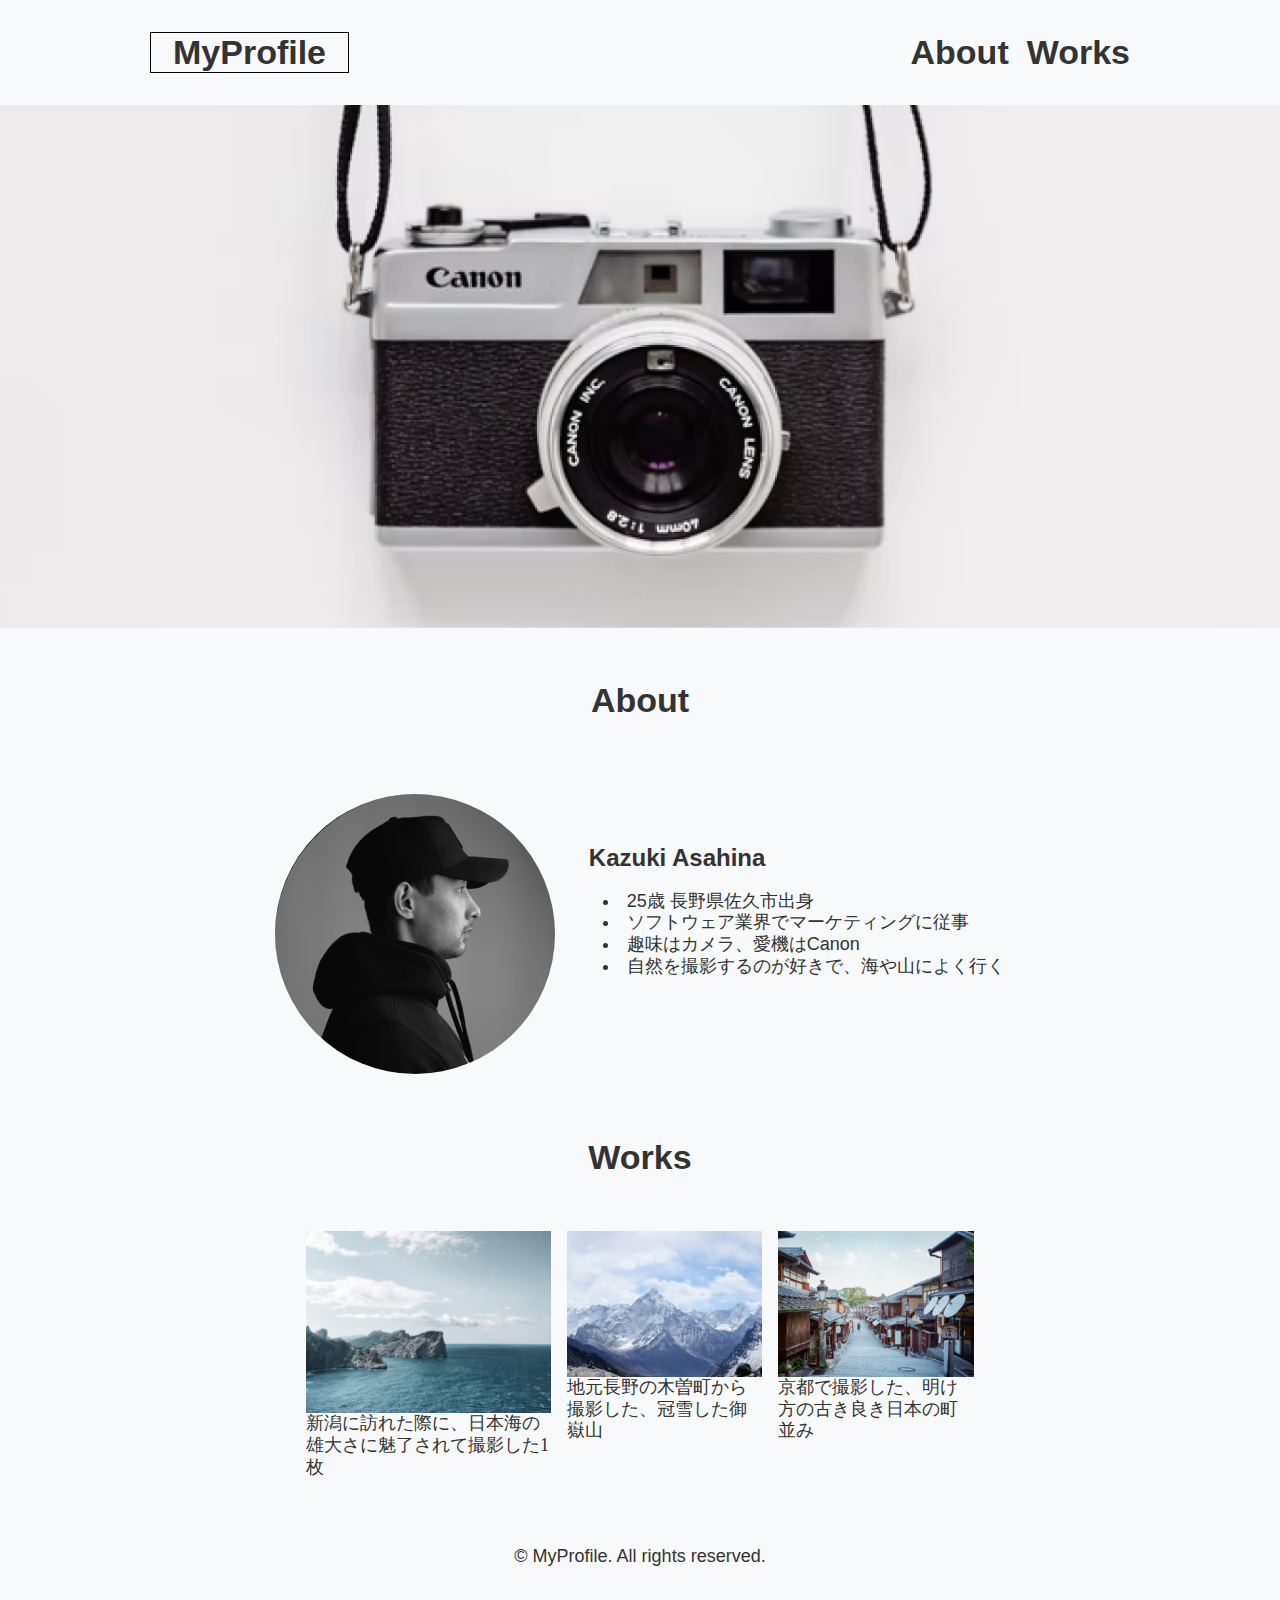
<file: 練習/index.html>
<!DOCTYPE html>
<html lang="en">
<head>
    <meta charset="UTF-8">
    <meta name="viewport" content="width=device-width, initial-scale=1.0">
    <title>Document</title>
    <link rel="stylesheet" href="destyle.css">
    <link rel="stylesheet" href="index.css">
</head>
<body>
  <header>
    <div class="header">
      <h1><a href="index.html" class="logo">MyProfile</a></h1>
      <nav class="nav-pc">
        <ul>
          <li><a href="index.html#about">About</a></li>
          <li><a href="index.html#work">Works</a></li>
        </ul>
      </nav>
    </div>
  </header>
  <main>
    <div class="first-container">
      <img src="image/MainVisual.png" alt="カメラ">
    </div>
    <div class="second-container">
      <div id="about">
        <h1>About</h1>
      </div>
      <div class="message-photo">
        <img src="image/about.png" alt="顔写真" class="photo">
        <div class="message">
          <h2>Kazuki Asahina</h2>
          <ul>
            <li>25歳 長野県佐久市出身</li>
            <li>ソフトウェア業界でマーケティングに従事</li>
            <li>趣味はカメラ、愛機はCanon</li>
            <li>自然を撮影するのが好きで、海や山によく行く</li>
          </ul>
        </div>
      </div>
    </div>
    <div class="third-container">
      <div id="work">
        <h2>Works</h2>
      </div>
      <div class="message-picture">
        <div class="pictures">
          <img src="image/Rectangle 8.png" alt="新潟" class="picture">
          <p>新潟に訪れた際に、日本海の雄大さに魅了されて撮影した1枚</p>
        </div>
        <div class="pictures pictures-mid">
          <img src="image/Rectangle 7.png" alt="木曾" class="picture">
          <p>地元長野の木曽町から撮影した、冠雪した御嶽山</p>
        </div>
        <div class="pictures">
          <img src="image/Rectangle 9.png" alt="京都" class="picture">
          <p>京都で撮影した、明け方の古き良き日本の町並み</p>
        </div>
      </div>
    </div>
  </main>
  <footer>
    <p>© MyProfile. All rights reserved.</p>
  </footer>
</body>
</html>
</file>
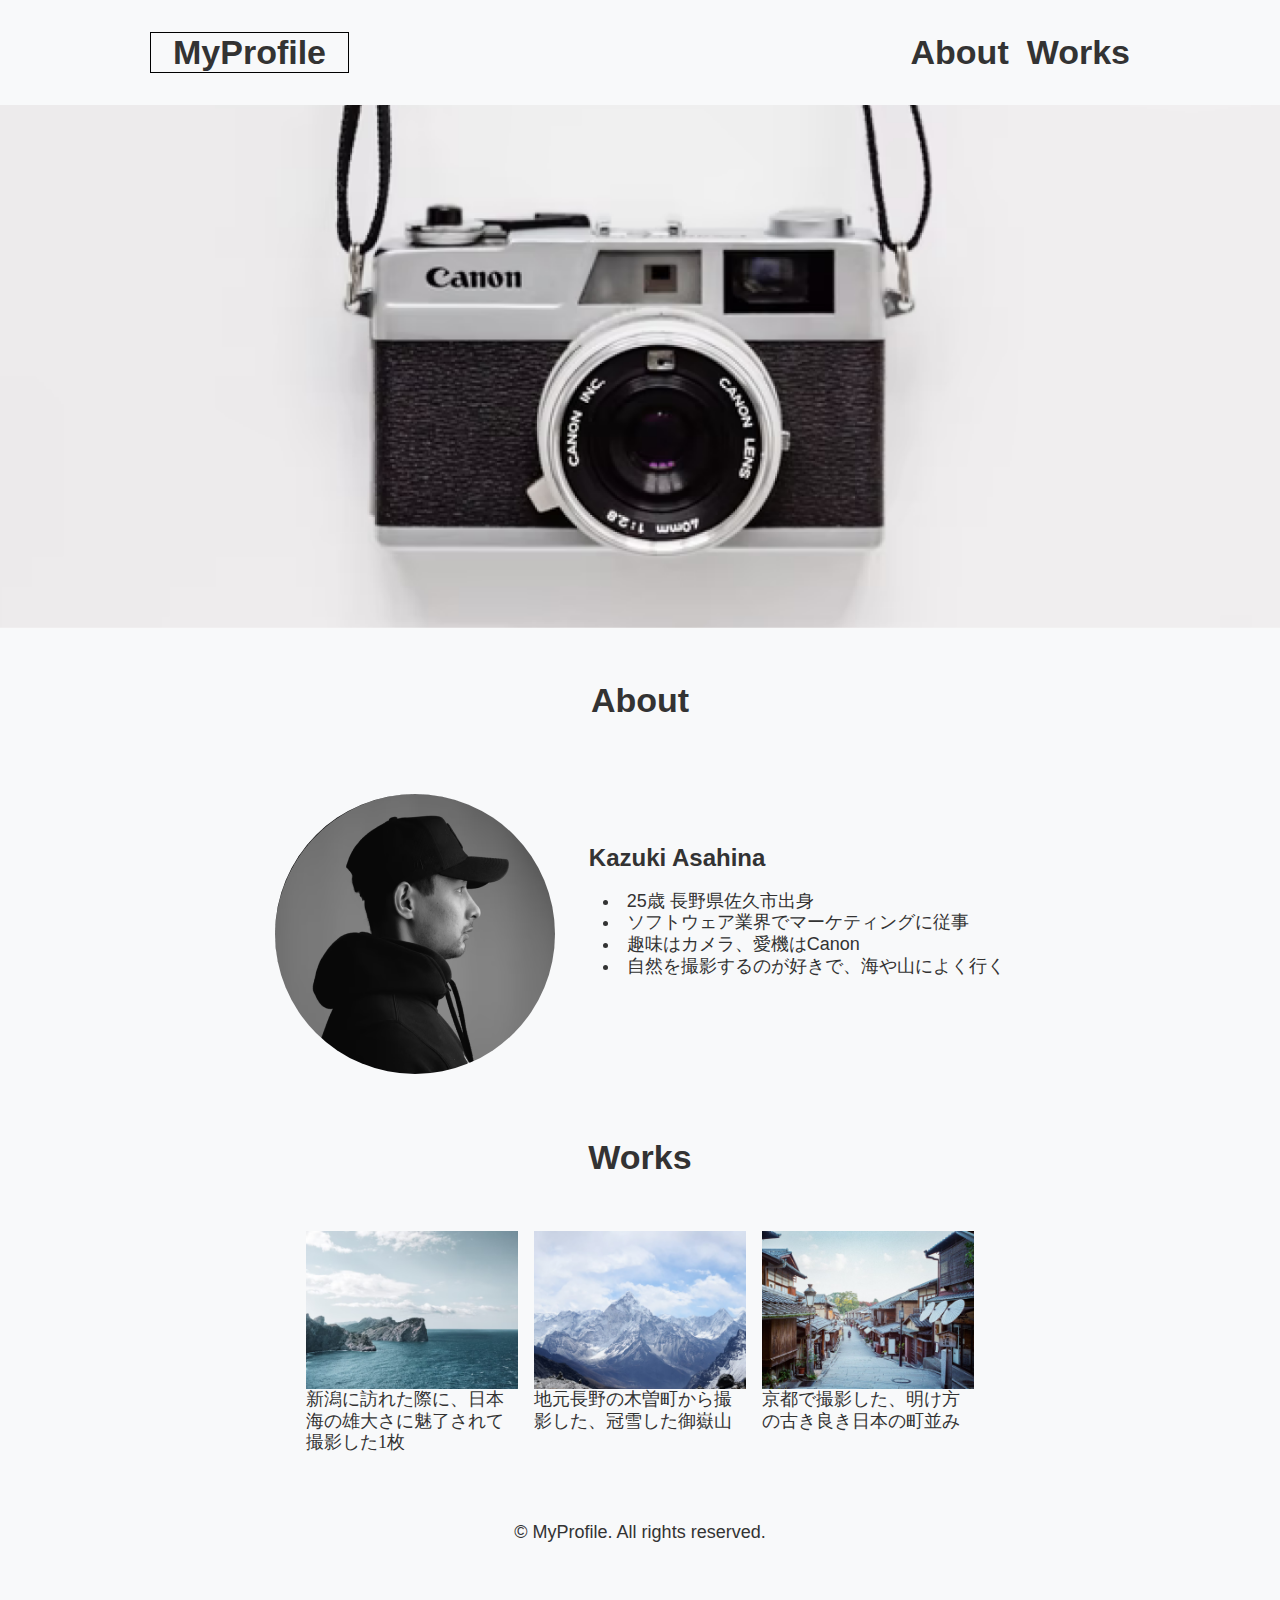
<file: 練習－最終版/index.html>
<!DOCTYPE html>
<html lang="en">
<head>
    <meta charset="UTF-8">
    <meta name="viewport" content="width=device-width, initial-scale=1.0">
    <title>Document</title>
    <link rel="stylesheet" href="destyle.css">
    <link rel="stylesheet" href="index.css">
</head>
<body>
  <header>
    <div class="header">
      <h1><a href="index.html" class="logo">MyProfile</a></h1>
      <nav class="nav-pc">
        <ul>
          <li><a href="index.html#about">About</a></li>
          <li><a href="index.html#work">Works</a></li>
        </ul>
      </nav>
    </div>
  </header>
  <main>
    <div class="first-container">
      <img src="image/MainVisual.png" alt="カメラ">
    </div>
    <div class="second-container">
      <div id="about">
        <h1>About</h1>
      </div>
      <div class="message-photo">
        <img src="image/about.png" alt="顔写真" class="photo">
        <div class="message">
          <h2>Kazuki Asahina</h2>
          <ul>
            <li>25歳 長野県佐久市出身</li>
            <li>ソフトウェア業界でマーケティングに従事</li>
            <li>趣味はカメラ、愛機はCanon</li>
            <li>自然を撮影するのが好きで、海や山によく行く</li>
          </ul>
        </div>
      </div>
    </div>
    <div class="third-container">
      <div id="work">
        <h2>Works</h2>
      </div>
      <div class="message-picture">
        <div class="pictures">
          <img src="image/Rectangle 8.png" alt="新潟" class="picture">
          <p>新潟に訪れた際に、日本海の雄大さに魅了されて撮影した1枚</p>
        </div>
        <div class="pictures picture-mid">
          <img src="image/Rectangle 7.png" alt="木曾" class="picture">
          <p>地元長野の木曽町から撮影した、冠雪した御嶽山</p>
        </div>
        <div class="pictures">
          <img src="image/Rectangle 9.png" alt="京都" class="picture">
          <p>京都で撮影した、明け方の古き良き日本の町並み</p>
        </div>
      </div>
    </div>
  </main>
  <footer>
    <p>© MyProfile. All rights reserved.</p>
  </footer>
</body>
</html>
</file>
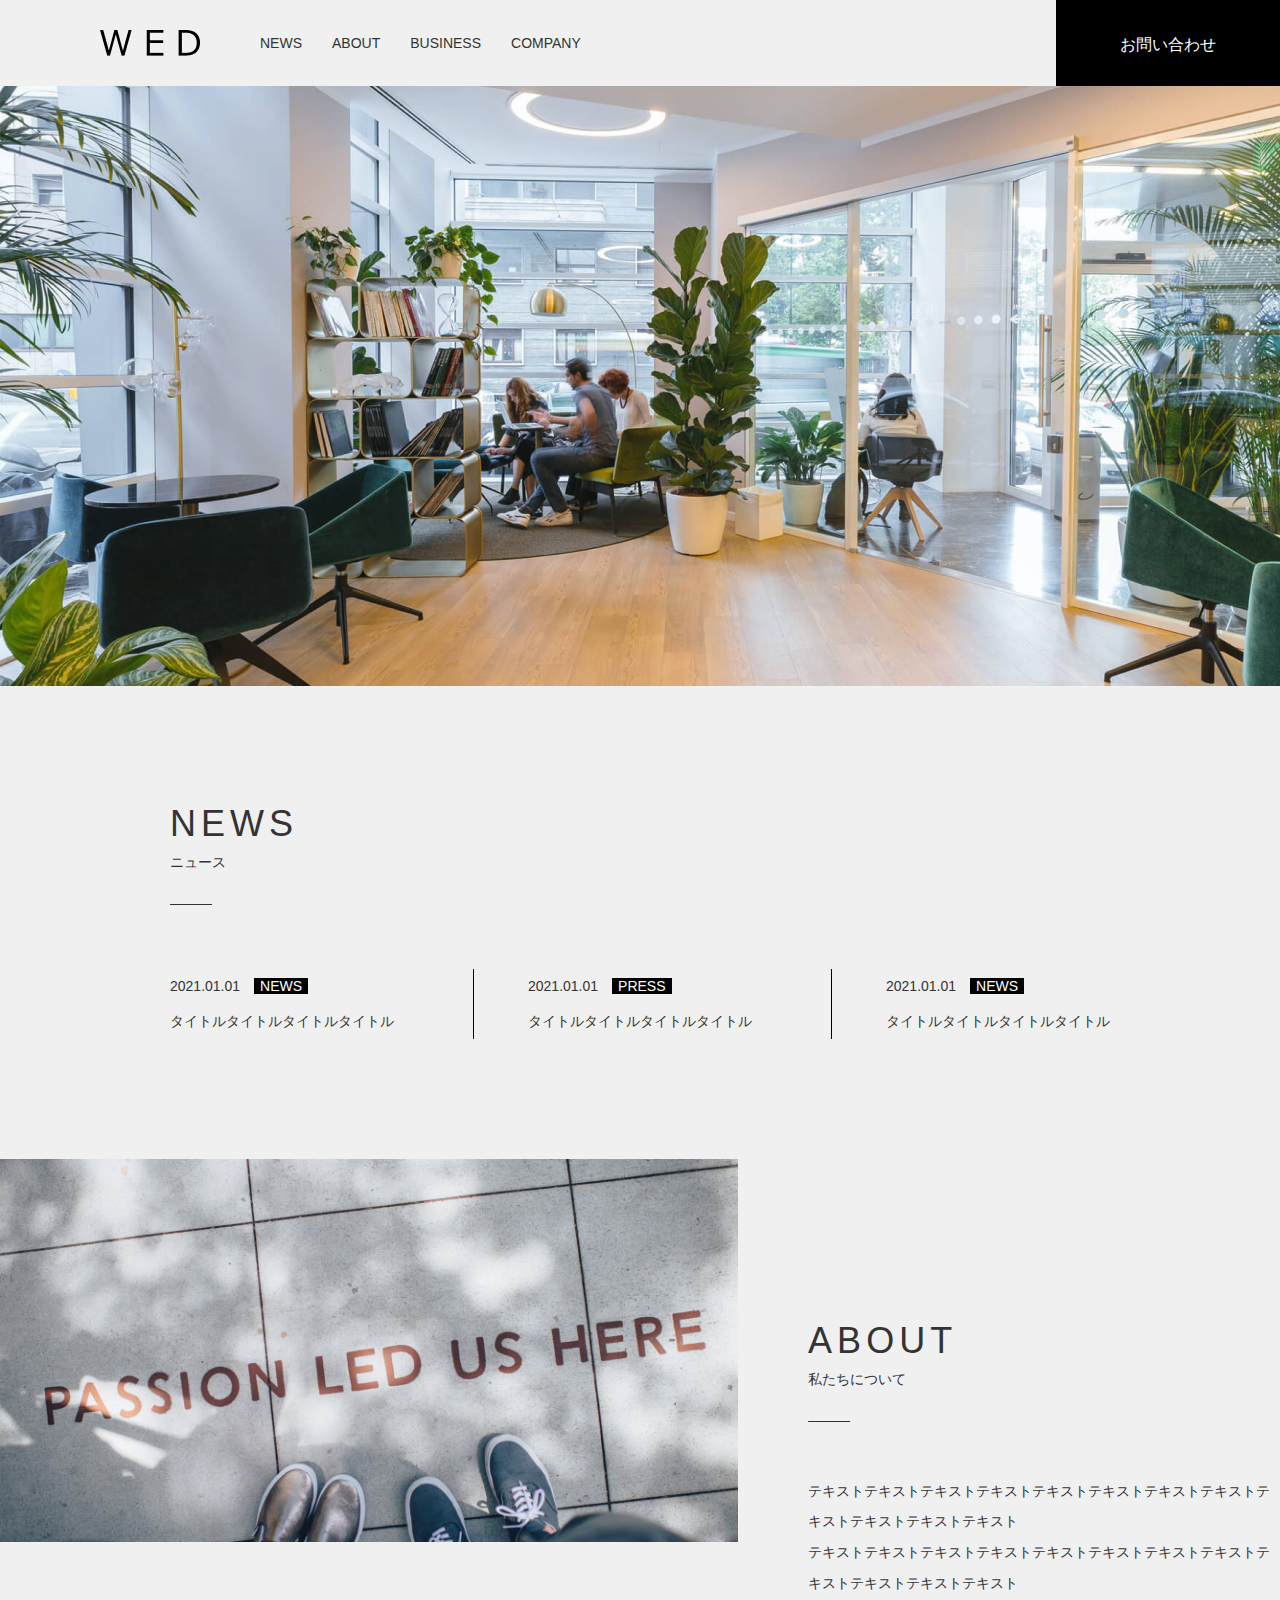
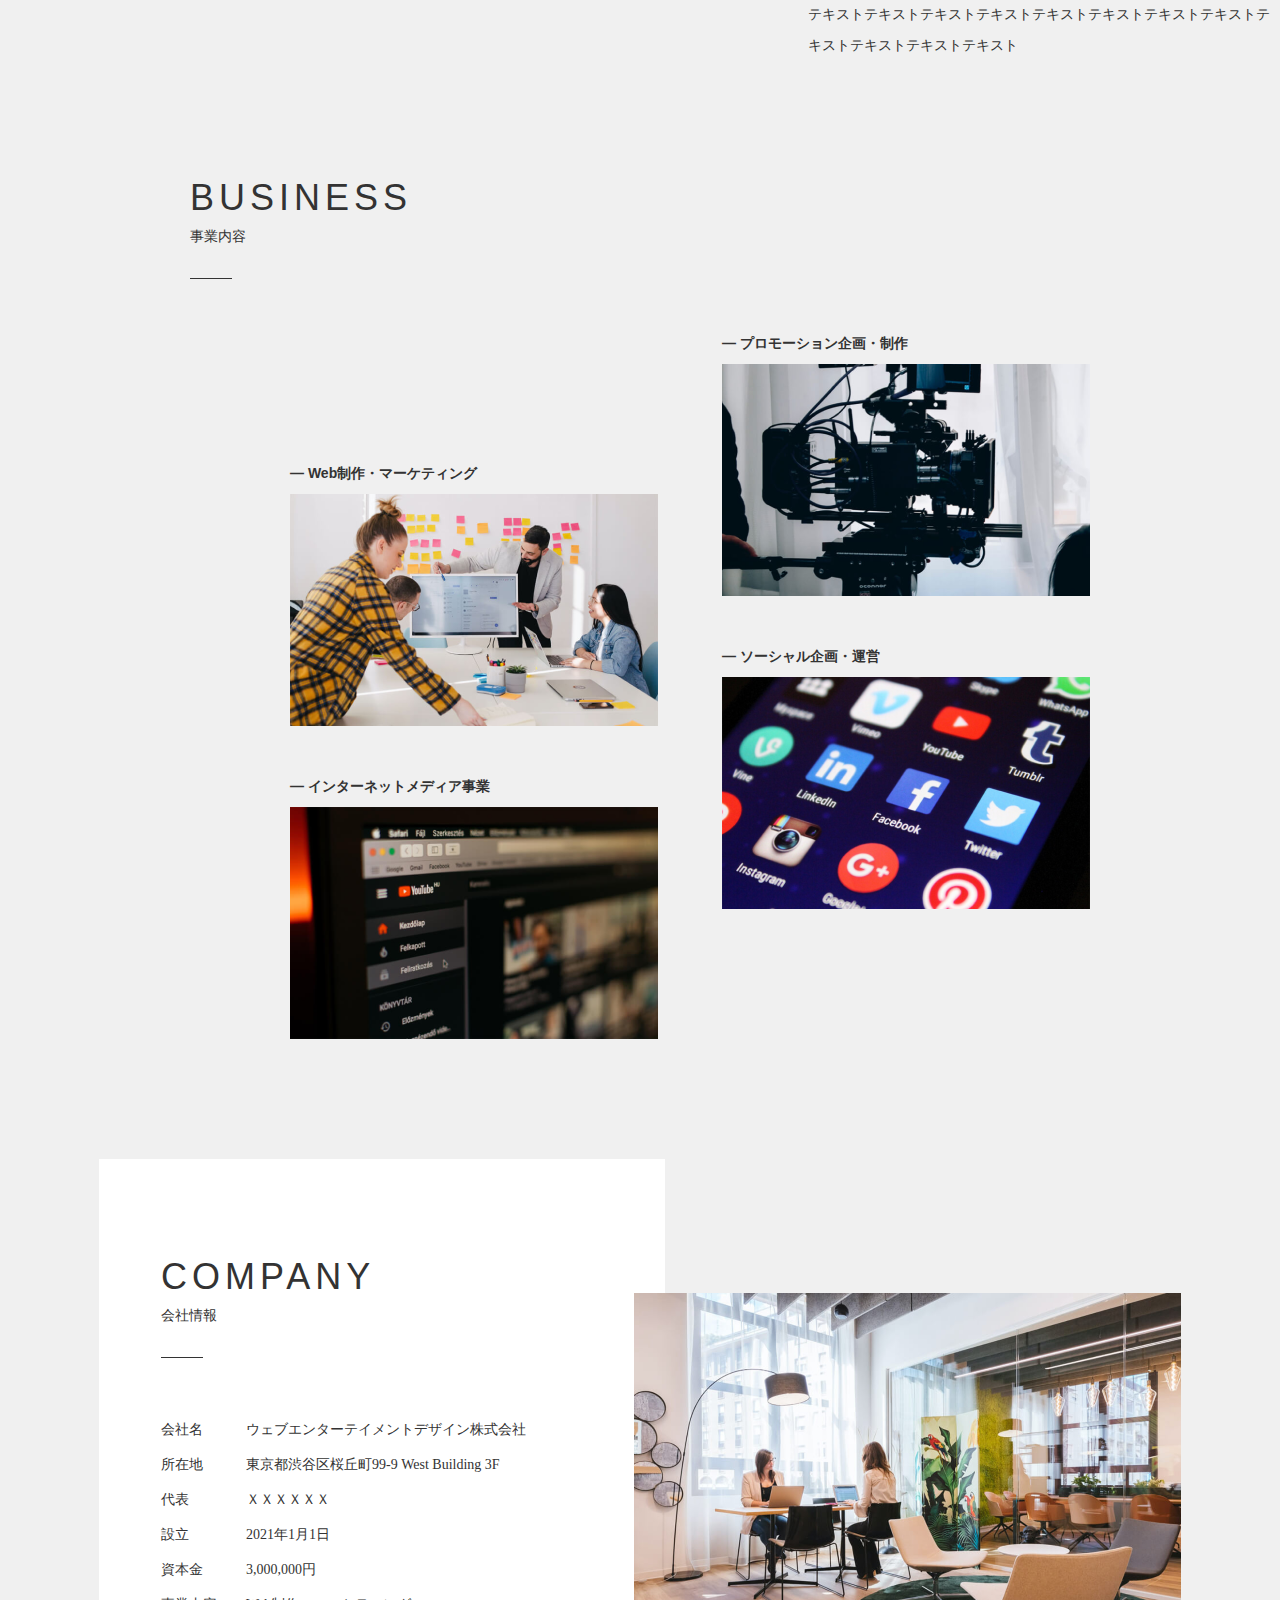
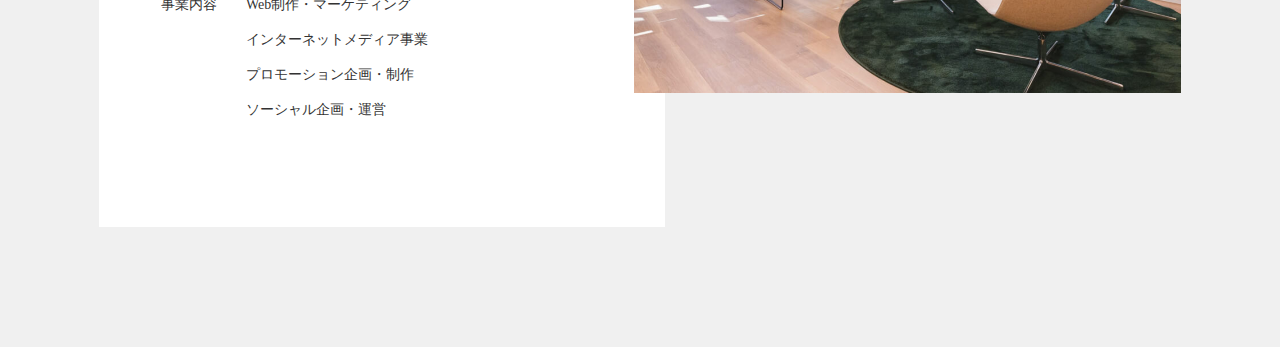
<file: ホームページ/Corporate2練習/index.html>
<!DOCTYPE html>
<html lang="en">
  <head>
      <meta charset="UTF-8">
      <meta name="viewport" content="width=device-width, initial-scale=1.0">
      <title>Document</title>
      <link rel="stylesheet" href="destyle.css">
      <link rel="stylesheet" href="index.css">
  </head>
  <body>
    <header>
      <div class="logo-nav">
        <a href="#"><img src="image/logo.png" alt="logo" class="logo"></a>
        <nav class="nav-pc">
          <ul>
            <li><a href="#">NEWS</a></li>
            <li><a href="#">ABOUT</a></li>
            <li><a href="#">BUSINESS</a></li>
            <li><a href="#">COMPANY</a></li>
          </ul>
        </nav>
      </div>
      <button class="contact">お問い合わせ</button>
    </header>
    <main>
      <img src="image/Mask group.png" alt="室内">
      <div class="first-container">
        <div class="news">
          <h2>NEWS</h2>
          <ul>
            <li>ニュース</li>
            <li>　　　</li>
          </ul>
        </div>
        <div class="news-message">
          <a href="#">
            <p>2021.01.01　<span class="message-span">NEWS</span></p>
            <p>タイトルタイトルタイトルタイトル</p>
          </a>
          <a href="#">
            <p>2021.01.01　<span class="message-span">PRESS</span></p>
            <p>タイトルタイトルタイトルタイトル</p>
          </a>
          <a href="#">
            <p>2021.01.01　<span class="message-span">NEWS</span></p>
            <p>タイトルタイトルタイトルタイトル</p>
          </a>
        </div>
      </div>
      <div class="second-container">
        <div id="item01">
          <img src="image/about 1.png" alt="about">
        </div>
        <div id="item02" class="about-message">
          <div class="about">
            <h2>ABOUT</h2>
            <ul>
              <li>私たちについて</li>
              <li>　　　</li>
            </ul>
          </div>
          <div class="message">
            <p>テキストテキストテキストテキストテキストテキストテキストテキストテキストテキストテキストテキスト</p>
            <p>テキストテキストテキストテキストテキストテキストテキストテキストテキストテキストテキストテキスト</p>
            <p>テキストテキストテキストテキストテキストテキストテキストテキストテキストテキストテキストテキスト</p>
          </div>
        </div>
      </div>
      <div class="third-container">
        <div class="business">
          <h2>BUSINESS</h2>
            <ul>
              <li>事業内容</li>
              <li>　　　</li>
            </ul>
        </div>
        <div class="business-LR">
          <div class="business-L">
            <div class="picture">
              <p>― Web制作・マーケティング</p>
              <img src="image/business1.png" alt="">
            </div>
            <div class="picture">
              <p>― インターネットメディア事業</p>
              <img src="image/business2.png" alt="">
            </div>
          </div>
          <div class="business-R">
            <div>
              <p>― プロモーション企画・制作</p>
              <img src="image/business3.png" alt="">
            </div>
            <div class="picture">
              <p>― ソーシャル企画・運営</p>
              <img src="image/business4.png" alt="">
            </div>
          </div>
        </div>
      </div>
      <div class="forth-container">
        <div class="company-messages">
          <div class="company">
            <h2>COMPANY</h2>
            <ul>
              <li>会社情報</li>
              <li>　　　</li>
            </ul>
          </div>
          <div class="address-message">
            <ul>
              <li>
                <p>会社名　</p>
                <p>ウェブエンターテイメントデザイン株式会社</p>
              </li>
              <li>
                <p>所在地　</p>
                <p>東京都渋谷区桜丘町99-9 West Building 3F</p>
              </li>
              <li>
                <p>代表　　</p>
                <p>ＸＸＸＸＸＸ</p>
              </li>
              <li>
                <p>設立　　</p>
                <p>2021年1月1日</p>
              </li>
              <li>
                <p>資本金　</p>
                <p>3,000,000円</p>
              </li>
              <li>
                <p>事業内容</p>
                <p>Web制作・マーケティング<br>
                  インターネットメディア事業<br>
                  プロモーション企画・制作<br>
                  ソーシャル企画・運営</p>
              </li>
            </ul>
          </div>
        </div>
        <img src="image/footer.png" alt="">
      </div>
    </main>
  </body>
</html>
</file>
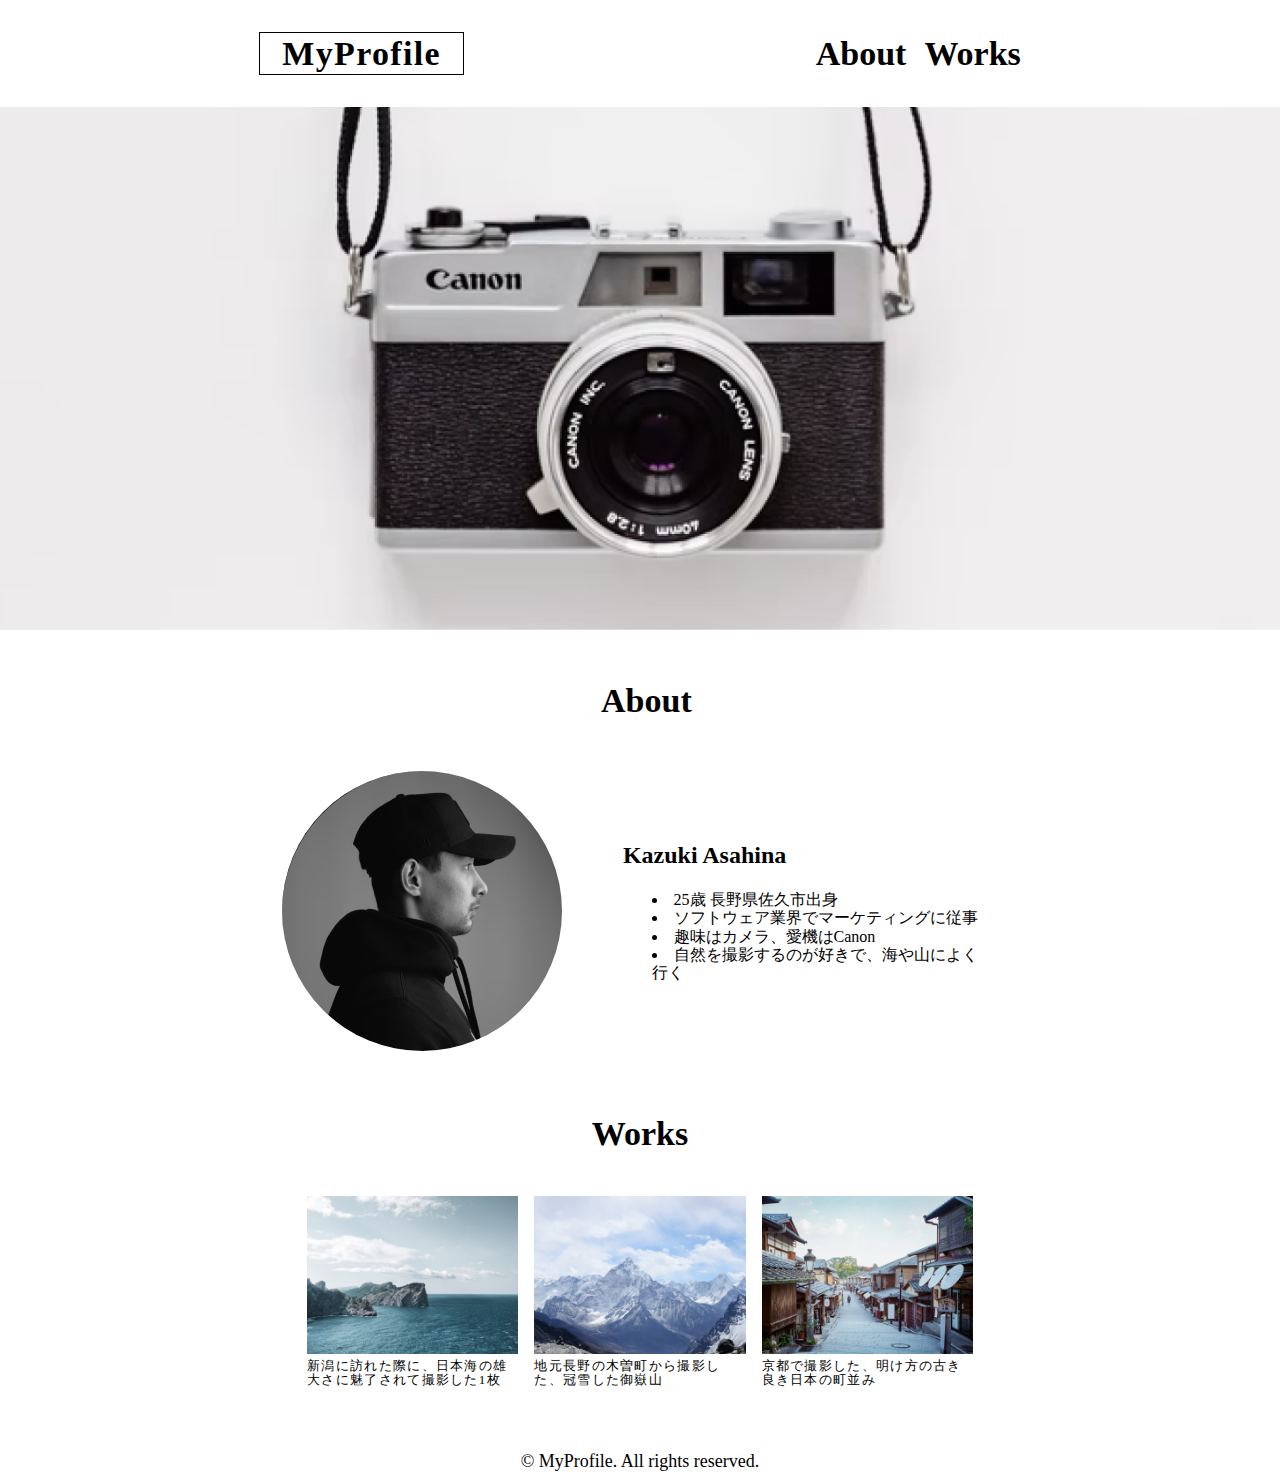
<file: ホームページ/練習１/index.html>
<!DOCTYPE html>
<html lang="en">
<head>
  <meta charset="UTF-8">
  <meta name="viewport" content="width=device-width, initial-scale=1.0">
  <title>Document</title>
  <link rel="stylesheet" href="css/destyle.css">
  <link rel="stylesheet" href="css/index.css">
</head>
<body>
  <header>
    <div class="logo">
      <a href="index.html">MyProfile</a>
    </div>
    <nav class="nav-pc">
      <ul>
        <li><a href="index.html#about">About</a></li>
        <li><a href="index.html#works">Works</a></li>
      </ul>
    </nav>
  </header>
  <main>
    <div class="container">
      <img src="image/MainVisual.png" alt="カメラ" class="hero">
    </div>
    <div class="content">
      <h1 id="about">About</h1>
      <div class="message-photo">
        <img src="image/about.png" alt="顔写真" class="photo">
        <div class="message">
          <h2 class="name">Kazuki Asahina</h2>
          <ul>
            <li>25歳 長野県佐久市出身</li>
            <li>ソフトウェア業界でマーケティングに従事</li>
            <li>趣味はカメラ、愛機はCanon</li>
            <li>自然を撮影するのが好きで、海や山によく行く</li>
          </ul>
        </div>
      </div>
    </div>
    <div id="works">
      <h1>Works</h1>
      <div class="work-photos">
        <div class="work">
          <img src="image/Rectangle 8.png" alt="新潟" class="work-photo">
          <p>新潟に訪れた際に、日本海の雄大さに魅了されて撮影した1枚</p>
        </div >
        <div class="work">
          <img src="image/Rectangle 7.png" alt="木曽" class="work-photo">
          <p>地元長野の木曽町から撮影した、冠雪した御嶽山</p>
        </div>
        <div class="work">
          <img src="image/Rectangle 9.png" alt="京都" class="work-photo">
          <p>京都で撮影した、明け方の古き良き日本の町並み</p>
        </div>
      </div>
    </div>
  </main>
  <footer>
    <p>© MyProfile. All rights reserved.</p>
  </footer>
</body>
</html>
</file>
<file: 練習/index.css>
* {
  margin: 0;
  padding: 0;
  box-sizing: border-box;
}
body {
  font-family: Arial, Helvetica, sans-serif;
  font-size: 16px;
  color: #333;
  background-color: #f8f9fa;
  max-width: 1440px;
  height: 1782px;
  display: flex;
  flex-direction: column;
}
/*header*/
header {
  display: flex;
  justify-content: center;
  align-items: center;
}
.header {
  display: flex;
  justify-content: space-between;
  align-items: center;
  width: 980px;
  margin: 32px 16px;
}
/*header-left*/
.logo {
  font-size: 34px;
  font-weight: 700;
  margin: 1px 22px;
}
.header > h1 {
  border: 1px solid black;
}
/*header-right*/
.nav-pc ul {
  display: flex;
}
.nav-pc li {
  font-size: 34px;
  font-weight: 700;
  margin-left: 18px;
}
/*main*/
main {
  display: flex;
  flex-direction: column;
}
/*first-container*/
.first-container img {
  width: 100%;
}
/*second-container*/
.second-container {
  display: flex;
  flex-direction: column;
  text-align: center;
  max-width: 820px;
  max-height: 402px;
  margin: 4.1% 21.5% auto 21.5%;
}
/*about*/
#about > h1 {
  font-size: 34px;
  font-weight: 700;
  line-height: 1.2;
}
/*message-photo*/
.message-photo {
  display: flex;
  justify-content: space-between;
  margin-top: 73px;
}
/*顔写真*/
.photo {
  max-width: 280px;
  max-height: 280px;
  border-radius: 50%;
}
/*自己紹介*/
.message {
  margin: 50px 0 73px auto;
}
.message h2 {
  font-size: 24px;
  font-weight: 700;
  line-height: 1.2;
  text-align: left;
}
.message ul {
  margin-top: 18px;
  margin-left: 14px;
  list-style-position: inside;
  text-align: left;
  font-size: 18px;
  font-weight: 400;
  line-height: 1.2;
  list-style: disc;
}
.message li {
  list-style-position: inside;
}
/*third-container*/
.third-container {
  max-width: 752px;
  max-height: 355.42px;
  display: flex;
  flex-direction: column;
  text-align: center;
  margin: 4.9% 23.9% auto 23.9%;
}
.message-picture {
  display: flex;
  gap: 16px;
  justify-content: center;
  margin-top: 8%;
}
.message-picture p {
  width: 100%;
  text-align: left;
  font-size: 18px;
  font-weight: 400;
  line-height: 1.2;
  font-family: Noto Sans JP;
}
.picture {
  width: 100%;
  height: auto;
}
#work h2 {
  font-size: 34px;
  font-weight: 700;
  line-height: 1.2;
}
/*footer*/
footer {
  text-align: center;
  max-width: 375px;
  max-height: 46px;
  margin: 4.5% auto 0.6% auto;
}
footer p {
  font-size: 18px;
  font-weight: 400;
  line-height: 1.2;
  margin: 10px 56px;
}
@media screen and (max-width: 767px) {
  body {
    width: 100%;
    height: 2160px;
  }
  /*header*/
  .header {
    width: 100%;
  }
  .logo {
    font-size: 28px;
    font-weight: 700;
    line-height: 1.2;
  }
  .nav-pc li {
    font-size: 21px;
    font-weight: 700;
    line-height: 1.2;
  }
  .message-photo {
    display: flex;
    flex-direction: column;
  }
  .second-container {
    margin-bottom: 200px;
  }
  .third-container {
    margin: 83px 10px auto 10px;
  }
  .message-picture {
    display: flex;
    flex-direction: column;
  }
  .message-picture p {
    text-align: center;
  }
}
</file>
<file: 練習－最終版/index.css>
* {
  margin: 0;
  padding: 0;
  box-sizing: border-box;
}
body {
  font-family: Arial, Helvetica, sans-serif;
  font-size: 16px;
  color: #333;
  background-color: #f8f9fa;
  max-width: 1440px;
  height: 1782px;
  display: flex;
  flex-direction: column;
}
/*header*/
header {
  display: flex;
  justify-content: center;
  align-items: center;
}
.header {
  display: flex;
  justify-content: space-between;
  align-items: center;
  width: 980px;
  margin: 32px 16px;
}
/*header-left*/
.logo {
  font-size: 34px;
  font-weight: 700;
  margin: 1px 22px;
}
.header > h1 {
  border: 1px solid black;
}
/*header-right*/
.nav-pc ul {
  display: flex;
}
.nav-pc li {
  font-size: 34px;
  font-weight: 700;
  margin-left: 18px;
}
/*main*/
main {
  display: flex;
  flex-direction: column;
}
/*first-container*/
.first-container img {
  width: 100%;
}
/*second-container*/
.second-container {
  display: flex;
  flex-direction: column;
  text-align: center;
  max-width: 820px;
  max-height: 402px;
  margin: 4.1% 21.5% auto 21.5%;
}
/*about*/
#about > h1 {
  font-size: 34px;
  font-weight: 700;
  line-height: 1.2;
}
/*message-photo*/
.message-photo {
  display: flex;
  justify-content: space-between;
  margin-top: 73px;
}
/*顔写真*/
.photo {
  max-width: 280px;
  max-height: 280px;
  border-radius: 50%;
}
/*自己紹介*/
.message {
  margin: 50px 0 73px auto;
}
.message h2 {
  font-size: 24px;
  font-weight: 700;
  line-height: 1.2;
  text-align: left;
}
.message ul {
  margin-top: 18px;
  margin-left: 14px;
  list-style-position: inside;
  text-align: left;
  font-size: 18px;
  font-weight: 400;
  line-height: 1.2;
  list-style: disc;
}
.message li {
  list-style-position: inside;
}
/*third-container*/
.third-container {
  max-width: 752px;
  max-height: 355.42px;
  display: flex;
  flex-direction: column;
  text-align: center;
  margin: 4.9% 23.9% auto 23.9%;
}
.message-picture {
  width: 100%;
  display: grid;
  grid-template-columns: repeat(3, 1fr);
  gap: 16px;
  justify-content: center;
  margin-top: 8%;
}
.message-picture p {
  width: 100%;
  text-align: left;
  font-size: 18px;
  font-weight: 400;
  line-height: 1.2;
  font-family: Noto Sans JP;
}
.picture {
  width: 100%;
  max-width: 300px;
  height: auto;
  object-fit: cover;
}
#work h2 {
  font-size: 34px;
  font-weight: 700;
  line-height: 1.2;
}
/*footer*/
footer {
  text-align: center;
  max-width: 375px;
  max-height: 46px;
  margin: 4.5% auto 0.6% auto;
}
footer p {
  font-size: 18px;
  font-weight: 400;
  line-height: 1.2;
  margin: 10px 56px;
}
@media screen and (max-width: 767px) {
  body {
    width: 100%;
    height: auto;
  }
  /*header*/
  .header {
    width: 100%;
  }
  .logo {
    font-size: 28px;
    font-weight: 700;
    line-height: 1.2;
  }
  .nav-pc li {
    font-size: 21px;
    font-weight: 700;
    line-height: 1.2;
  }
  .message-photo {
    display: flex;
    flex-direction: column;
  }
  .second-container {
    margin-bottom: 200px;
  }
  .third-container {
    margin: 83px 10px auto 10px;
  }
  .message-picture {
    grid-template-columns: 1fr;
    width: 100%;
    display: flex;
    flex-direction: column;
  }
  .picture {
    margin: 0;
    max-width: 100%;
  }
  .message-picture p {
    font-size: 18px;
    font-weight: 400;
    line-height: 1.2;
    width: 100%;
    text-align: center;
    margin-top: 5px;
  }
  footer {
    position: absolute;
    top: 2000px;
  }
}
</file>
<file: ホームページ/Corporate2練習/index.css>
/*編集前の設定*/
* {
  margin: 0;
  padding: 0;
  box-sizing: border-box;
}
html {
  font-size: 16px;
  font-family: 'Arial', 'Microsoft Yahei', sans-serif;
  color: #333;
  line-height: 1.5;
}
body {
  max-width: 1440px;
  margin: 0 auto;
  padding: 0;
  background-color: rgba(240, 240, 240, 1);
}
/**/
header {
  display: flex;
  justify-content: space-between;
  width: 100%;
  margin: 0;
}
.logo-nav {
  display: flex;
  justify-content: space-between;
  align-items: center;
  margin-left: 100px;
}
.nav-pc ul {
  display: flex;
  justify-content: space-between;
  align-items: center;
}
.nav-pc li {
  font-size: 14px;
  font-weight: 300;
  line-height: 1.5;
  margin-right: 30px;
}
.nav-pc ul {
  margin-left: 60px;
}
.contact {
  color: white;
  background-color: black;
  padding: 33px 64px 29px 64px;
}
/*main*/
main {
  width: 100%;
  margin: 0;
  padding: 0;
}
/*main-img*/
.first-photo {
  width: 100%;
  display: block;
}
/*first-container*/
.first-container {
  margin: 120px auto 0;
  max-width: 940px;
}
/*news*/
.news {
  text-align: left;
}
.news h2 {
  font-size: 36px;
  font-weight: 300;
  line-height: 1;
  letter-spacing: 5px;
  margin-bottom: 10px;
}
.news li {
  font-size: 14px;
  font-weight: 300;
  line-height: 1.5;
}
.news li:nth-child(2) {
  text-decoration: underline;
  margin-top: 15px;
}
/*news-message*/
.news-message {
  display: flex;
  justify-content: space-between;
  text-align: left;
  margin-top: 60px;
}
.news-message a:nth-child(1) {
  padding-right: 79px;
  border-right: 1px solid black;
}
.news-message a:nth-child(2) {
  padding-right: 79px;
  border-right: 1px solid black;
  margin-left: 20px;
}
.news-message a:nth-child(3) {
  margin-left: 20px;
}
.news-message p {
  font-size: 14px;
  font-weight: 300;
  line-height: 2.5;
}
.message-span {
  color: white;
  background-color: black;
  padding: 0 6px;
}
/*second-container*/
.second-container {
  display: flex;
  gap: 70px;
  margin: 120px auto 0;
}
#item01 {
  flex-basis: 61%;
  align-self: flex-start;
  margin-bottom: 118px;
}
#item01 img {
  width: 100%;
  
}
#item02 {
  flex-basis: 39%;
  align-self: flex-end;
}
.about-message {
  text-align: left;
}
.about-message h2 {
  font-size: 36px;
  font-weight: 300;
  line-height: 1;
  letter-spacing: 5px;
}
.about-message li {
  font-size: 14px;
  font-weight: 300;
  line-height: 1.5;
}
.about-message li:nth-child(2) {
  text-decoration: underline;
  margin-top: 15px;
}
.about {
  margin-bottom: 50px;
}
.about h2 {
  margin-bottom: 10px;
}
.message p {
  font-size: 14px;
  font-weight: 300;
  line-height: 2.2;
}
/*third-container*/
.third-container {
  display: flex;
  flex-direction: column;
  margin: 120px auto 0;
  max-width: 900px;
}
.business {
  text-align: left;
}
.business-LR {
  display: flex;
  margin-top: 50px;
  margin-left: 100px;
  gap: 64px;
}
.business-L {
  margin-top: 80px;
}
.picture {
  margin-top: 50px;
}
.business-LR p {
  font-size: 14px;
  font-weight: 600;
  line-height: 1.5;
  text-align: left;
  margin-bottom: 10px;
}
.business h2 {
  font-size: 36px;
  font-weight: 300;
  line-height: 1;
  letter-spacing: 5px;
  margin-bottom: 10px;
}
.business li {
  font-size: 14px;
  font-weight: 300;
  line-height: 1.5;
}
.business li:nth-child(2) {
  text-decoration: underline;
  margin-top: 15px;
}
/*forth-container*/
.forth-container {
  max-width: 1082px;
  position: relative;
  display: flex;
  align-items: center;
  margin: 120px auto;
}
.company-messages {
  position: relative;
  z-index: 1;
  max-width: 567px;
  background-color: white;
  padding: 100px 139px 100px 62px;
}
.address-message {
  margin-top: 50px;
}
.address-message li {
  display: flex;
  text-align: left;
  gap: 29px;
}
.address-message p {
  font-size: 14px;
  font-weight: 300;
  line-height: 2.5;
  font-family: Hiragino Kaku Gothic ProN;
}
.forth-container img {
  position: absolute;
  max-width: 547px;
  z-index: 10;
  right: 0;
}
.company h2 {
  font-size: 36px;
  font-weight: 300;
  line-height: 1;
  letter-spacing: 5px;
  margin-bottom: 10px;
}
.company li {
  font-size: 14px;
  font-weight: 300;
  line-height: 1.5;
}
.company li:nth-child(2) {
  text-decoration: underline;
  margin-top: 15px;
}
/*footer*/
footer {
  max-width: 100%;
  width: 100%;
  background-color: white;
  padding: 40px 200px 20px 200px;
}
.footer-top {
  display: flex;
  justify-content: space-between;
  align-items: center;
}
.footer-top p {
  font-family: Hiragino Kaku Gothic ProN;
  font-size: 14px;
  font-weight: 300;
  line-height: 1.5;
}
.footer-bottom {
  font-size: 10px;
  font-weight: 300;
  line-height: 1.5;
}
.first-photo-mb {
  display: none;
}
.about-mb {
  display: none;
}
.footer-photo-mb {
  display: none;
}
@media screen and (max-width: 1023px) {
  .forth-container {
    display: flex;
    flex-direction: column;
    align-items: center;
    text-align: center;
  }
  .company-messages {
    width: 100%;
    justify-content: center;
    text-align: left;
  }
  .address-message li {
    text-align: left;
    gap: 10px;
  }
  .forth-container img {
    position: static;
    width: 100%;
    margin-bottom: 20px;
  }
}
@media screen and (max-width: 768px){
  .third-container {
    margin: auto 16px;
  }
  .business-LR {
    flex-direction: column;
    max-width: 100%;
    margin: 0;
    width: 100%;
    gap: 30px;
  }
  .business-L {
    margin-top: 0;
  }
  .picture {
    margin-top: 30px;
  }
  .business-LR img {
    width: 100%;
    max-width: 100%;
  }
  .business-LR p {
    font-size: 18px;
    font-weight: 600;
    line-height: 1.5;
    text-align: left;
    margin-bottom: 10px;
  }
}
@media screen and (max-width: 430px) {
  .first-photo {
    display: none;
  }
  .first-photo-mb {
    display: block;
    width: 100%;
    max-width: 100%;
  }
  .about-pc {
    display: none;
  }
  .about-mb {
    display: block;
    width: 100%;
    max-width: 100%;

  }
  .footer-photo-pc {
    display: none;
  }
  .footer-photo-mb {
    display: block;
    width: 100%;
    max-width: 100%;
    margin-bottom: 0;
  }
  header button {
    display: none;
  }
/**/
  body {
    max-width: 100%;
    overflow-x: hidden;
  }
  header {
    display: flex;
    flex-direction: column;
    align-items: flex-start;
    padding: 10px 16px;
    max-width: 100%;
    width: 100%;
  }

  .logo-nav {
    display: flex;
    flex-direction: column; 
    align-items: flex-start;

    max-width: 100%;
    width: 100%;
    margin-left: 0;
  }

  .logo-nav h1 {
    font-size: 24px;
    margin-bottom: 10px;
  }

  .nav-pc ul {
    display: flex;
    flex-direction: row;
    justify-content: flex-start;
    width: 100%;
    margin: 0;
  }

  .nav-pc li {
    font-size: 14px;
    font-weight: 300;
    margin-right: 15px;
  }
  footer {
    padding: 0;
  }
  .footer-top {
    flex-direction: column;
    align-items: flex-start;
    padding-top: 48px;
    padding-left: 16px;
  }
  .footer-top p {
    margin-top: 10px;
    line-height: 1.5;
    font-size: 14px;
    font-weight: 300;
  }
  .footer-bottom {
    margin-top: 40px;
    margin-left: 16px;
  }






/**/
  header img{
    max-width: 80px;
  }
  .second-container {
    flex-direction: column;
  }
  .news-message {
    flex-direction: column;
  }
  #item01 {
    max-width: 100%;
    width: 100%;
    margin-bottom: 0;

  }
  #item02 {
    margin:30px 16px 0 16px
  }
  .second-container {
    gap: 0;

  }
  .forth-container {
    margin:120px auto 0;
  }
  .forth-container img {
    margin-bottom: 0;
  }
  /*company*/
  .company-messages {
    padding: 40px 20px;
    margin-bottom: 20px;
  }
  .forth-container {
    margin-left: 16px;
    margin-right: 16px;
  }
  .address-message li {
    display: flex;
    flex-direction: column;
    font-size: 14px;
    font-family: 300;
  }
  .address-message p:nth-child(2) {
    margin-left: 10px;
  }
  .third-container {
    margin-top: 80px;
  }
  /*first-container*/
  .first-container {
    margin-left: 16px;
    margin-right: 16px;
  }
  .news-message a:nth-child(1) {
    border: 0;
    padding: 0;
  }
  .news-message a:nth-child(2) {
    margin-left: 0;
    border: 0;
    padding: 0;
  }
  .news-message a:nth-child(3) {
    margin-left: 0;
  }
  .news-message {
    margin-top: 44px;
    gap: 30px;
  }
  .nav-pc ul {
    display: flex;
    max-width: 100%;
    width: 100%;
    gap: 24px;
  }
  .nav-pc li {
    margin-right: 0;
  }
}
</file>
<file: ホームページ/練習１/css/index.css>
body {
  max-width: 1440px;
  margin: 0 auto 0 auto;
}
header {
  display: flex;        
  justify-content: space-between; 
  align-items: center; 
  padding: 0 20px;     
  width: 100%;
}
.logo {
  position: relative;
  left: 18%;
  font-family: Noto Sans JP;
  font-size: 34px;
  font-weight: 700;
  border: 1px solid #000000;
  letter-spacing: 0.04em;
  padding: 1px 22px;
  margin: 32px auto 32px 16px;
}
.nav-pc {
  position: relative;
  right: 18%;
  margin: 33px 16px 33px auto;
  font-size: 34px;
}
.nav-pc ul {
  display: flex;
}
.nav-pc a {
  text-decoration: none;
  margin-left: 18px;
  color: #000000;
  font-weight: 700;
}
/*container*/
.container {
  max-width: 100%;
  margin: 0 auto;
}
.hero {
  width: 100%;
  height: auto;
  max-width: 1440px;
}
/*content*/
.content {
  text-align: center;
  margin: 4% 22% auto 22%;
  width: 57%;
  height: auto;
}
#about {
  font-family: Noto Sans JP;
  font-weight: 700;
  font-size: 34px;
}
.message-photo {
  display: flex;
  margin-top: 7%;
}
.photo {
  border-radius: 50%;
  max-width: 280px;
  max-height: 280px;
}
.message {
  margin-top: 9.7%;
  margin-left: 8.4%;
  text-align: left;
}
.name {
  font-family: Noto Sans JP;
  font-weight: 700;
  font-size: 24px;
}
.message > ul {
  list-style: disc;
  list-style-position: inside;
  margin-top: 6%;
  margin-left: 8%;
}
/*works*/
#works {
  text-align: center;
  margin: 4.9% 24%;
}
.work-photos {
  display: flex;
  gap: 16px;
  justify-content: center;
  align-items: flex-start;
  margin-top: 6.5%;
}
#works > h1 {
  font-family: Noto Sans JP;
  font-size: 34px;
  font-weight: 700;
  text-align: center;
}
.work {
  flex: 1;
  max-width: 240px;
  max-height: 261.42px;
  text-align: left;
}
.work-photo {
  max-width: 100%;
  max-height: 100%;
}
.work > p {
  font-family: Noto Sans JP;
  font-size: 13px;
  font-weight: 400;
  letter-spacing: 0.1em;
  margin-top: 2.3%;
}
/*footer*/
footer {
  font-family: Noto Sans JP;
  font-size: 18px;
  font-weight: 400;
  text-align: center;
  margin: 10px 56px;
}
@media screen and (max-width: 767px) {
  body {
    width: auto;
    height: auto;
    margin: 0 auto 0 auto;
  }
  .logo {
    font-size: 28px;
    position: absolute;
    left: 3px;
    top: 0;
  }
  .nav-pc {
    font-size: 19px;
    position: absolute;
    right: 0;
    top: 8px;
  }
  .container {
    position: relative;
    top: 100px;
    max-width: auto;
  }
  .content {
    position: relative;
    top: 120px;
    margin: auto;
  }
  .message-photo {
    display: flex;
    flex-direction: column;
  }
  .photo {
    width: 282px;
    height: 284px;
    position: relative;
    top: 20px;
    left: -20px;
  }
  .message {
    margin: 0;
    width: 296px;
    height: 203px;
    padding: 0;
    position: relative;
    top: 30px;
    left: -24px;
  }
  .message > ul {
    position: relative;
    left: -15px;
    line-height: 133%;
  }
  #works {
    position: relative;
    top: 140px;
    margin: 0;
    width: 100%;
    display: flex;
    flex-direction: column;
  }
  .work-photos {
    display: flex;
    flex-direction: column;
    justify-content: center;
    align-items: center;
    width: 100%;
  }
  .work-photo {
    width: 355px;
  }
  .work {
    max-width: 100%;
    max-height: 100%;
    text-align: center;
  }
  .work > p {
    width: 355px;
    font-size: 14px;
    letter-spacing: 2px;
  }
  footer {
    position: absolute;
    top: 1830px;
    width: 100%;
    font-size: 18px;
    text-align: center;
    left: -14%;
  }



}
</file>
<file: 練習/destyle.css>
/*! destyle.css v4.0.1 | MIT License | https://github.com/nicolas-cusan/destyle.css */

/* Reset box-model and set borders */
/* ============================================ */

*,
::before,
::after {
  box-sizing: border-box;
  border-style: solid;
  border-width: 0;
  min-width: 0;
}

/* Document */
/* ============================================ */

/**
 * 1. Correct the line height in all browsers.
 * 2. Prevent adjustments of font size after orientation changes in iOS.
 * 3. Remove gray overlay on links for iOS.
 */

html {
  line-height: 1.15; /* 1 */
  -webkit-text-size-adjust: 100%; /* 2 */
  -webkit-tap-highlight-color: transparent; /* 3*/
}

/* Sections */
/* ============================================ */

/**
 * Remove the margin in all browsers.
 */

body {
  margin: 0;
}

/**
 * Render the `main` element consistently in IE.
 */

main {
  display: block;
}

/* Vertical rhythm */
/* ============================================ */

p,
table,
blockquote,
address,
pre,
iframe,
form,
figure,
dl {
  margin: 0;
}

/* Headings */
/* ============================================ */

h1,
h2,
h3,
h4,
h5,
h6 {
  font-size: inherit;
  font-weight: inherit;
  margin: 0;
}

/* Lists (enumeration) */
/* ============================================ */

ul,
ol {
  margin: 0;
  padding: 0;
  list-style: none;
}

/* Lists (definition) */
/* ============================================ */

dt {
  font-weight: bold;
}

dd {
  margin-left: 0;
}

/* Grouping content */
/* ============================================ */

/**
 * 1. Add the correct box sizing in Firefox.
 * 2. Show the overflow in Edge and IE.
 */

hr {
  box-sizing: content-box; /* 1 */
  height: 0; /* 1 */
  overflow: visible; /* 2 */
  border-top-width: 1px;
  margin: 0;
  clear: both;
  color: inherit;
}

/**
 * 1. Correct the inheritance and scaling of font size in all browsers.
 * 2. Correct the odd `em` font sizing in all browsers.
 */

pre {
  font-family: monospace, monospace; /* 1 */
  font-size: inherit; /* 2 */
}

address {
  font-style: inherit;
}

/* Text-level semantics */
/* ============================================ */

/**
 * Remove the gray background on active links in IE 10.
 */

a {
  background-color: transparent;
  text-decoration: none;
  color: inherit;
}

/**
 * 1. Remove the bottom border in Chrome 57-
 * 2. Add the correct text decoration in Chrome, Edge, IE, Opera, and Safari.
 */

abbr[title] {
  text-decoration: underline dotted; /* 2 */
}

/**
 * Add the correct font weight in Chrome, Edge, and Safari.
 */

b,
strong {
  font-weight: bolder;
}

/**
 * 1. Correct the inheritance and scaling of font size in all browsers.
 * 2. Correct the odd `em` font sizing in all browsers.
 */

code,
kbd,
samp {
  font-family: monospace, monospace; /* 1 */
  font-size: inherit; /* 2 */
}

/**
 * Add the correct font size in all browsers.
 */

small {
  font-size: 80%;
}

/**
 * Prevent `sub` and `sup` elements from affecting the line height in
 * all browsers.
 */

sub,
sup {
  font-size: 75%;
  line-height: 0;
  position: relative;
  vertical-align: baseline;
}

sub {
  bottom: -0.25em;
}

sup {
  top: -0.5em;
}

/* Replaced content */
/* ============================================ */

/**
 * Prevent vertical alignment issues.
 */

svg,
img,
embed,
object,
iframe {
  vertical-align: bottom;
}

/* Forms */
/* ============================================ */

/**
 * Reset form fields to make them styleable.
 * 1. Make form elements stylable across systems iOS especially.
 * 2. Inherit text-transform from parent.
 */

button,
input,
optgroup,
select,
textarea {
  -webkit-appearance: none; /* 1 */
  appearance: none;
  vertical-align: middle;
  color: inherit;
  font: inherit;
  background: transparent;
  padding: 0;
  margin: 0;
  border-radius: 0;
  text-align: inherit;
  text-transform: inherit; /* 2 */
}

/**
 * Correct cursors for clickable elements.
 */

button,
[type="button"],
[type="reset"],
[type="submit"] {
  cursor: pointer;
}

button:disabled,
[type="button"]:disabled,
[type="reset"]:disabled,
[type="submit"]:disabled {
  cursor: default;
}

/**
 * Improve outlines for Firefox and unify style with input elements & buttons.
 */

:-moz-focusring {
  outline: auto;
}

select:disabled {
  opacity: inherit;
}

/**
 * Remove padding
 */

option {
  padding: 0;
}

/**
 * Reset to invisible
 */

fieldset {
  margin: 0;
  padding: 0;
  min-width: 0;
}

legend {
  padding: 0;
}

/**
 * Add the correct vertical alignment in Chrome, Firefox, and Opera.
 */

progress {
  vertical-align: baseline;
}

/**
 * Remove the default vertical scrollbar in IE 10+.
 */

textarea {
  overflow: auto;
}

/**
 * Correct the cursor style of increment and decrement buttons in Chrome.
 */

[type="number"]::-webkit-inner-spin-button,
[type="number"]::-webkit-outer-spin-button {
  height: auto;
}

/**
 * Correct the outline style in Safari.
 */

[type="search"] {
  outline-offset: -2px; /* 1 */
}

/**
 * Remove the inner padding in Chrome and Safari on macOS.
 */

[type="search"]::-webkit-search-decoration {
  -webkit-appearance: none;
}

/**
 * 1. Correct the inability to style clickable types in iOS and Safari.
 * 2. Fix font inheritance.
 */

::-webkit-file-upload-button {
  -webkit-appearance: button; /* 1 */
  font: inherit; /* 2 */
}

/**
 * Fix appearance for Firefox
 */
[type="number"] {
  -moz-appearance: textfield;
}

/**
 * Clickable labels
 */

label[for] {
  cursor: pointer;
}

/* Interactive */
/* ============================================ */

/*
 * Add the correct display in Edge, IE 10+, and Firefox.
 */

details {
  display: block;
}

/*
 * Add the correct display in all browsers.
 */

summary {
  display: list-item;
}

/*
 * Remove outline for editable content.
 */

[contenteditable]:focus {
  outline: auto;
}

/* Tables */
/* ============================================ */

/**
1. Correct table border color inheritance in all Chrome and Safari.
*/

table {
  border-color: inherit; /* 1 */
  border-collapse: collapse;
}

caption {
  text-align: left;
}

td,
th {
  vertical-align: top;
  padding: 0;
}

th {
  text-align: left;
  font-weight: bold;
}
</file>
<file: 練習－最終版/destyle.css>
/*! destyle.css v4.0.1 | MIT License | https://github.com/nicolas-cusan/destyle.css */

/* Reset box-model and set borders */
/* ============================================ */

*,
::before,
::after {
  box-sizing: border-box;
  border-style: solid;
  border-width: 0;
  min-width: 0;
}

/* Document */
/* ============================================ */

/**
 * 1. Correct the line height in all browsers.
 * 2. Prevent adjustments of font size after orientation changes in iOS.
 * 3. Remove gray overlay on links for iOS.
 */

html {
  line-height: 1.15; /* 1 */
  -webkit-text-size-adjust: 100%; /* 2 */
  -webkit-tap-highlight-color: transparent; /* 3*/
}

/* Sections */
/* ============================================ */

/**
 * Remove the margin in all browsers.
 */

body {
  margin: 0;
}

/**
 * Render the `main` element consistently in IE.
 */

main {
  display: block;
}

/* Vertical rhythm */
/* ============================================ */

p,
table,
blockquote,
address,
pre,
iframe,
form,
figure,
dl {
  margin: 0;
}

/* Headings */
/* ============================================ */

h1,
h2,
h3,
h4,
h5,
h6 {
  font-size: inherit;
  font-weight: inherit;
  margin: 0;
}

/* Lists (enumeration) */
/* ============================================ */

ul,
ol {
  margin: 0;
  padding: 0;
  list-style: none;
}

/* Lists (definition) */
/* ============================================ */

dt {
  font-weight: bold;
}

dd {
  margin-left: 0;
}

/* Grouping content */
/* ============================================ */

/**
 * 1. Add the correct box sizing in Firefox.
 * 2. Show the overflow in Edge and IE.
 */

hr {
  box-sizing: content-box; /* 1 */
  height: 0; /* 1 */
  overflow: visible; /* 2 */
  border-top-width: 1px;
  margin: 0;
  clear: both;
  color: inherit;
}

/**
 * 1. Correct the inheritance and scaling of font size in all browsers.
 * 2. Correct the odd `em` font sizing in all browsers.
 */

pre {
  font-family: monospace, monospace; /* 1 */
  font-size: inherit; /* 2 */
}

address {
  font-style: inherit;
}

/* Text-level semantics */
/* ============================================ */

/**
 * Remove the gray background on active links in IE 10.
 */

a {
  background-color: transparent;
  text-decoration: none;
  color: inherit;
}

/**
 * 1. Remove the bottom border in Chrome 57-
 * 2. Add the correct text decoration in Chrome, Edge, IE, Opera, and Safari.
 */

abbr[title] {
  text-decoration: underline dotted; /* 2 */
}

/**
 * Add the correct font weight in Chrome, Edge, and Safari.
 */

b,
strong {
  font-weight: bolder;
}

/**
 * 1. Correct the inheritance and scaling of font size in all browsers.
 * 2. Correct the odd `em` font sizing in all browsers.
 */

code,
kbd,
samp {
  font-family: monospace, monospace; /* 1 */
  font-size: inherit; /* 2 */
}

/**
 * Add the correct font size in all browsers.
 */

small {
  font-size: 80%;
}

/**
 * Prevent `sub` and `sup` elements from affecting the line height in
 * all browsers.
 */

sub,
sup {
  font-size: 75%;
  line-height: 0;
  position: relative;
  vertical-align: baseline;
}

sub {
  bottom: -0.25em;
}

sup {
  top: -0.5em;
}

/* Replaced content */
/* ============================================ */

/**
 * Prevent vertical alignment issues.
 */

svg,
img,
embed,
object,
iframe {
  vertical-align: bottom;
}

/* Forms */
/* ============================================ */

/**
 * Reset form fields to make them styleable.
 * 1. Make form elements stylable across systems iOS especially.
 * 2. Inherit text-transform from parent.
 */

button,
input,
optgroup,
select,
textarea {
  -webkit-appearance: none; /* 1 */
  appearance: none;
  vertical-align: middle;
  color: inherit;
  font: inherit;
  background: transparent;
  padding: 0;
  margin: 0;
  border-radius: 0;
  text-align: inherit;
  text-transform: inherit; /* 2 */
}

/**
 * Correct cursors for clickable elements.
 */

button,
[type="button"],
[type="reset"],
[type="submit"] {
  cursor: pointer;
}

button:disabled,
[type="button"]:disabled,
[type="reset"]:disabled,
[type="submit"]:disabled {
  cursor: default;
}

/**
 * Improve outlines for Firefox and unify style with input elements & buttons.
 */

:-moz-focusring {
  outline: auto;
}

select:disabled {
  opacity: inherit;
}

/**
 * Remove padding
 */

option {
  padding: 0;
}

/**
 * Reset to invisible
 */

fieldset {
  margin: 0;
  padding: 0;
  min-width: 0;
}

legend {
  padding: 0;
}

/**
 * Add the correct vertical alignment in Chrome, Firefox, and Opera.
 */

progress {
  vertical-align: baseline;
}

/**
 * Remove the default vertical scrollbar in IE 10+.
 */

textarea {
  overflow: auto;
}

/**
 * Correct the cursor style of increment and decrement buttons in Chrome.
 */

[type="number"]::-webkit-inner-spin-button,
[type="number"]::-webkit-outer-spin-button {
  height: auto;
}

/**
 * Correct the outline style in Safari.
 */

[type="search"] {
  outline-offset: -2px; /* 1 */
}

/**
 * Remove the inner padding in Chrome and Safari on macOS.
 */

[type="search"]::-webkit-search-decoration {
  -webkit-appearance: none;
}

/**
 * 1. Correct the inability to style clickable types in iOS and Safari.
 * 2. Fix font inheritance.
 */

::-webkit-file-upload-button {
  -webkit-appearance: button; /* 1 */
  font: inherit; /* 2 */
}

/**
 * Fix appearance for Firefox
 */
[type="number"] {
  -moz-appearance: textfield;
}

/**
 * Clickable labels
 */

label[for] {
  cursor: pointer;
}

/* Interactive */
/* ============================================ */

/*
 * Add the correct display in Edge, IE 10+, and Firefox.
 */

details {
  display: block;
}

/*
 * Add the correct display in all browsers.
 */

summary {
  display: list-item;
}

/*
 * Remove outline for editable content.
 */

[contenteditable]:focus {
  outline: auto;
}

/* Tables */
/* ============================================ */

/**
1. Correct table border color inheritance in all Chrome and Safari.
*/

table {
  border-color: inherit; /* 1 */
  border-collapse: collapse;
}

caption {
  text-align: left;
}

td,
th {
  vertical-align: top;
  padding: 0;
}

th {
  text-align: left;
  font-weight: bold;
}
</file>
<file: ホームページ/Corporate2練習/destyle.css>
/*! destyle.css v4.0.1 | MIT License | https://github.com/nicolas-cusan/destyle.css */

/* Reset box-model and set borders */
/* ============================================ */

*,
::before,
::after {
  box-sizing: border-box;
  border-style: solid;
  border-width: 0;
  min-width: 0;
}

/* Document */
/* ============================================ */

/**
 * 1. Correct the line height in all browsers.
 * 2. Prevent adjustments of font size after orientation changes in iOS.
 * 3. Remove gray overlay on links for iOS.
 */

html {
  line-height: 1.15; /* 1 */
  -webkit-text-size-adjust: 100%; /* 2 */
  -webkit-tap-highlight-color: transparent; /* 3*/
}

/* Sections */
/* ============================================ */

/**
 * Remove the margin in all browsers.
 */

body {
  margin: 0;
}

/**
 * Render the `main` element consistently in IE.
 */

main {
  display: block;
}

/* Vertical rhythm */
/* ============================================ */

p,
table,
blockquote,
address,
pre,
iframe,
form,
figure,
dl {
  margin: 0;
}

/* Headings */
/* ============================================ */

h1,
h2,
h3,
h4,
h5,
h6 {
  font-size: inherit;
  font-weight: inherit;
  margin: 0;
}

/* Lists (enumeration) */
/* ============================================ */

ul,
ol {
  margin: 0;
  padding: 0;
  list-style: none;
}

/* Lists (definition) */
/* ============================================ */

dt {
  font-weight: bold;
}

dd {
  margin-left: 0;
}

/* Grouping content */
/* ============================================ */

/**
 * 1. Add the correct box sizing in Firefox.
 * 2. Show the overflow in Edge and IE.
 */

hr {
  box-sizing: content-box; /* 1 */
  height: 0; /* 1 */
  overflow: visible; /* 2 */
  border-top-width: 1px;
  margin: 0;
  clear: both;
  color: inherit;
}

/**
 * 1. Correct the inheritance and scaling of font size in all browsers.
 * 2. Correct the odd `em` font sizing in all browsers.
 */

pre {
  font-family: monospace, monospace; /* 1 */
  font-size: inherit; /* 2 */
}

address {
  font-style: inherit;
}

/* Text-level semantics */
/* ============================================ */

/**
 * Remove the gray background on active links in IE 10.
 */

a {
  background-color: transparent;
  text-decoration: none;
  color: inherit;
}

/**
 * 1. Remove the bottom border in Chrome 57-
 * 2. Add the correct text decoration in Chrome, Edge, IE, Opera, and Safari.
 */

abbr[title] {
  text-decoration: underline dotted; /* 2 */
}

/**
 * Add the correct font weight in Chrome, Edge, and Safari.
 */

b,
strong {
  font-weight: bolder;
}

/**
 * 1. Correct the inheritance and scaling of font size in all browsers.
 * 2. Correct the odd `em` font sizing in all browsers.
 */

code,
kbd,
samp {
  font-family: monospace, monospace; /* 1 */
  font-size: inherit; /* 2 */
}

/**
 * Add the correct font size in all browsers.
 */

small {
  font-size: 80%;
}

/**
 * Prevent `sub` and `sup` elements from affecting the line height in
 * all browsers.
 */

sub,
sup {
  font-size: 75%;
  line-height: 0;
  position: relative;
  vertical-align: baseline;
}

sub {
  bottom: -0.25em;
}

sup {
  top: -0.5em;
}

/* Replaced content */
/* ============================================ */

/**
 * Prevent vertical alignment issues.
 */

svg,
img,
embed,
object,
iframe {
  vertical-align: bottom;
}

/* Forms */
/* ============================================ */

/**
 * Reset form fields to make them styleable.
 * 1. Make form elements stylable across systems iOS especially.
 * 2. Inherit text-transform from parent.
 */

button,
input,
optgroup,
select,
textarea {
  -webkit-appearance: none; /* 1 */
  appearance: none;
  vertical-align: middle;
  color: inherit;
  font: inherit;
  background: transparent;
  padding: 0;
  margin: 0;
  border-radius: 0;
  text-align: inherit;
  text-transform: inherit; /* 2 */
}

/**
 * Correct cursors for clickable elements.
 */

button,
[type="button"],
[type="reset"],
[type="submit"] {
  cursor: pointer;
}

button:disabled,
[type="button"]:disabled,
[type="reset"]:disabled,
[type="submit"]:disabled {
  cursor: default;
}

/**
 * Improve outlines for Firefox and unify style with input elements & buttons.
 */

:-moz-focusring {
  outline: auto;
}

select:disabled {
  opacity: inherit;
}

/**
 * Remove padding
 */

option {
  padding: 0;
}

/**
 * Reset to invisible
 */

fieldset {
  margin: 0;
  padding: 0;
  min-width: 0;
}

legend {
  padding: 0;
}

/**
 * Add the correct vertical alignment in Chrome, Firefox, and Opera.
 */

progress {
  vertical-align: baseline;
}

/**
 * Remove the default vertical scrollbar in IE 10+.
 */

textarea {
  overflow: auto;
}

/**
 * Correct the cursor style of increment and decrement buttons in Chrome.
 */

[type="number"]::-webkit-inner-spin-button,
[type="number"]::-webkit-outer-spin-button {
  height: auto;
}

/**
 * Correct the outline style in Safari.
 */

[type="search"] {
  outline-offset: -2px; /* 1 */
}

/**
 * Remove the inner padding in Chrome and Safari on macOS.
 */

[type="search"]::-webkit-search-decoration {
  -webkit-appearance: none;
}

/**
 * 1. Correct the inability to style clickable types in iOS and Safari.
 * 2. Fix font inheritance.
 */

::-webkit-file-upload-button {
  -webkit-appearance: button; /* 1 */
  font: inherit; /* 2 */
}

/**
 * Fix appearance for Firefox
 */
[type="number"] {
  -moz-appearance: textfield;
}

/**
 * Clickable labels
 */

label[for] {
  cursor: pointer;
}

/* Interactive */
/* ============================================ */

/*
 * Add the correct display in Edge, IE 10+, and Firefox.
 */

details {
  display: block;
}

/*
 * Add the correct display in all browsers.
 */

summary {
  display: list-item;
}

/*
 * Remove outline for editable content.
 */

[contenteditable]:focus {
  outline: auto;
}

/* Tables */
/* ============================================ */

/**
1. Correct table border color inheritance in all Chrome and Safari.
*/

table {
  border-color: inherit; /* 1 */
  border-collapse: collapse;
}

caption {
  text-align: left;
}

td,
th {
  vertical-align: top;
  padding: 0;
}

th {
  text-align: left;
  font-weight: bold;
}
</file>
<file: ホームページ/練習１/css/destyle.css>
/*! destyle.css v4.0.1 | MIT License | https://github.com/nicolas-cusan/destyle.css */

/* Reset box-model and set borders */
/* ============================================ */

*,
::before,
::after {
  box-sizing: border-box;
  border-style: solid;
  border-width: 0;
  min-width: 0;
}

/* Document */
/* ============================================ */

/**
 * 1. Correct the line height in all browsers.
 * 2. Prevent adjustments of font size after orientation changes in iOS.
 * 3. Remove gray overlay on links for iOS.
 */

html {
  line-height: 1.15; /* 1 */
  -webkit-text-size-adjust: 100%; /* 2 */
  -webkit-tap-highlight-color: transparent; /* 3*/
}

/* Sections */
/* ============================================ */

/**
 * Remove the margin in all browsers.
 */

body {
  margin: 0;
}

/**
 * Render the `main` element consistently in IE.
 */

main {
  display: block;
}

/* Vertical rhythm */
/* ============================================ */

p,
table,
blockquote,
address,
pre,
iframe,
form,
figure,
dl {
  margin: 0;
}

/* Headings */
/* ============================================ */

h1,
h2,
h3,
h4,
h5,
h6 {
  font-size: inherit;
  font-weight: inherit;
  margin: 0;
}

/* Lists (enumeration) */
/* ============================================ */

ul,
ol {
  margin: 0;
  padding: 0;
  list-style: none;
}

/* Lists (definition) */
/* ============================================ */

dt {
  font-weight: bold;
}

dd {
  margin-left: 0;
}

/* Grouping content */
/* ============================================ */

/**
 * 1. Add the correct box sizing in Firefox.
 * 2. Show the overflow in Edge and IE.
 */

hr {
  box-sizing: content-box; /* 1 */
  height: 0; /* 1 */
  overflow: visible; /* 2 */
  border-top-width: 1px;
  margin: 0;
  clear: both;
  color: inherit;
}

/**
 * 1. Correct the inheritance and scaling of font size in all browsers.
 * 2. Correct the odd `em` font sizing in all browsers.
 */

pre {
  font-family: monospace, monospace; /* 1 */
  font-size: inherit; /* 2 */
}

address {
  font-style: inherit;
}

/* Text-level semantics */
/* ============================================ */

/**
 * Remove the gray background on active links in IE 10.
 */

a {
  background-color: transparent;
  text-decoration: none;
  color: inherit;
}

/**
 * 1. Remove the bottom border in Chrome 57-
 * 2. Add the correct text decoration in Chrome, Edge, IE, Opera, and Safari.
 */

abbr[title] {
  text-decoration: underline dotted; /* 2 */
}

/**
 * Add the correct font weight in Chrome, Edge, and Safari.
 */

b,
strong {
  font-weight: bolder;
}

/**
 * 1. Correct the inheritance and scaling of font size in all browsers.
 * 2. Correct the odd `em` font sizing in all browsers.
 */

code,
kbd,
samp {
  font-family: monospace, monospace; /* 1 */
  font-size: inherit; /* 2 */
}

/**
 * Add the correct font size in all browsers.
 */

small {
  font-size: 80%;
}

/**
 * Prevent `sub` and `sup` elements from affecting the line height in
 * all browsers.
 */

sub,
sup {
  font-size: 75%;
  line-height: 0;
  position: relative;
  vertical-align: baseline;
}

sub {
  bottom: -0.25em;
}

sup {
  top: -0.5em;
}

/* Replaced content */
/* ============================================ */

/**
 * Prevent vertical alignment issues.
 */

svg,
img,
embed,
object,
iframe {
  vertical-align: bottom;
}

/* Forms */
/* ============================================ */

/**
 * Reset form fields to make them styleable.
 * 1. Make form elements stylable across systems iOS especially.
 * 2. Inherit text-transform from parent.
 */

button,
input,
optgroup,
select,
textarea {
  -webkit-appearance: none; /* 1 */
  appearance: none;
  vertical-align: middle;
  color: inherit;
  font: inherit;
  background: transparent;
  padding: 0;
  margin: 0;
  border-radius: 0;
  text-align: inherit;
  text-transform: inherit; /* 2 */
}

/**
 * Correct cursors for clickable elements.
 */

button,
[type="button"],
[type="reset"],
[type="submit"] {
  cursor: pointer;
}

button:disabled,
[type="button"]:disabled,
[type="reset"]:disabled,
[type="submit"]:disabled {
  cursor: default;
}

/**
 * Improve outlines for Firefox and unify style with input elements & buttons.
 */

:-moz-focusring {
  outline: auto;
}

select:disabled {
  opacity: inherit;
}

/**
 * Remove padding
 */

option {
  padding: 0;
}

/**
 * Reset to invisible
 */

fieldset {
  margin: 0;
  padding: 0;
  min-width: 0;
}

legend {
  padding: 0;
}

/**
 * Add the correct vertical alignment in Chrome, Firefox, and Opera.
 */

progress {
  vertical-align: baseline;
}

/**
 * Remove the default vertical scrollbar in IE 10+.
 */

textarea {
  overflow: auto;
}

/**
 * Correct the cursor style of increment and decrement buttons in Chrome.
 */

[type="number"]::-webkit-inner-spin-button,
[type="number"]::-webkit-outer-spin-button {
  height: auto;
}

/**
 * Correct the outline style in Safari.
 */

[type="search"] {
  outline-offset: -2px; /* 1 */
}

/**
 * Remove the inner padding in Chrome and Safari on macOS.
 */

[type="search"]::-webkit-search-decoration {
  -webkit-appearance: none;
}

/**
 * 1. Correct the inability to style clickable types in iOS and Safari.
 * 2. Fix font inheritance.
 */

::-webkit-file-upload-button {
  -webkit-appearance: button; /* 1 */
  font: inherit; /* 2 */
}

/**
 * Fix appearance for Firefox
 */
[type="number"] {
  -moz-appearance: textfield;
}

/**
 * Clickable labels
 */

label[for] {
  cursor: pointer;
}

/* Interactive */
/* ============================================ */

/*
 * Add the correct display in Edge, IE 10+, and Firefox.
 */

details {
  display: block;
}

/*
 * Add the correct display in all browsers.
 */

summary {
  display: list-item;
}

/*
 * Remove outline for editable content.
 */

[contenteditable]:focus {
  outline: auto;
}

/* Tables */
/* ============================================ */

/**
1. Correct table border color inheritance in all Chrome and Safari.
*/

table {
  border-color: inherit; /* 1 */
  border-collapse: collapse;
}

caption {
  text-align: left;
}

td,
th {
  vertical-align: top;
  padding: 0;
}

th {
  text-align: left;
  font-weight: bold;
}
</file>
